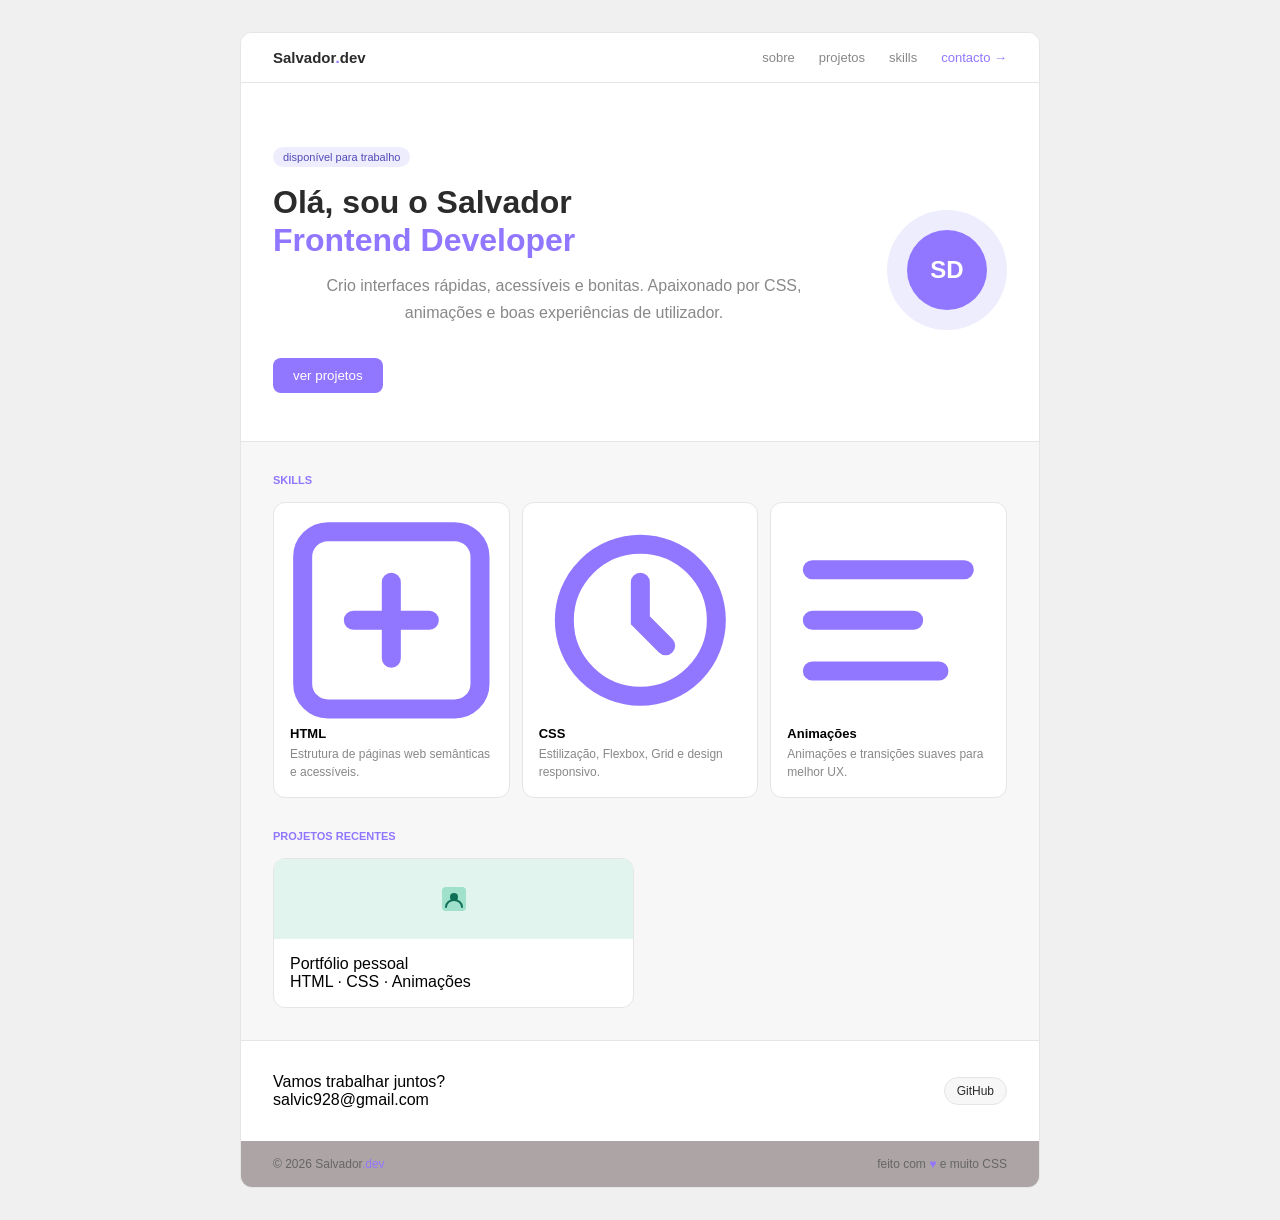
<file: index.html>
<!DOCTYPE html>
<html lang="pt">
<head>
    <meta charset="UTF-8">
    <meta name="viewport" content="width=device-width, initial-scale=1.0">
    <title>Salvador.dev | Portfolio</title>
    <link rel="stylesheet" href="style.css">
</head>
<body>

<div class="site">
  <nav class="nav">
    <div class="nav-logo">Salvador<span>.</span>dev</div>
    <div class="nav-links">
      <a href="index.html">sobre</a>
      <a href="projects.html">projetos</a>
      <a href="skills.html">skills</a>
      <a href="contacto.html">contacto →</a>
    </div>
  </nav>

  <div class="hero">
    <div class="hero-text">
      <div class="hero-tag">disponível para trabalho</div>
      <h1 class="hero-title">Olá, sou o Salvador<br><span>Frontend Developer</span></h1>
      <p class="hero-sub">Crio interfaces rápidas, acessíveis e bonitas. Apaixonado por CSS, animações e boas experiências de utilizador.</p>
      <div class="hero-btns">
        <button onclick="window.location.href='projects.html'" class="btn-primary">ver projetos</button>
      </div>
    </div>
    <div class="hero-avatar">
      <div class="avatar-inner">SD</div>
    </div>
  </div>

  <div class="section">
    <div class="section-label">skills</div>
    <div class="cards">
      <div class="card">
        <div class="card-icon">
          <svg viewBox="0 0 16 16" fill="none"><rect x="1" y="1" width="14" height="14" rx="2" stroke="#9176FF" stroke-width="1.5"/><path d="M5 8h6M8 5v6" stroke="#9176FF" stroke-width="1.5" stroke-linecap="round"/></svg>
        </div>
        <div class="card-title">HTML</div>
        <div class="card-desc">Estrutura de páginas web semânticas e acessíveis.</div>
      </div>
      <div class="card">
        <div class="card-icon">
          <svg viewBox="0 0 16 16" fill="none"><circle cx="8" cy="8" r="6" stroke="#9176FF" stroke-width="1.5"/><path d="M8 5v3l2 2" stroke="#9176FF" stroke-width="1.5" stroke-linecap="round"/></svg>
        </div>
        <div class="card-title">CSS</div>
        <div class="card-desc">Estilização, Flexbox, Grid e design responsivo.</div>
      </div>
      <div class="card">
        <div class="card-icon">
          <svg viewBox="0 0 16 16" fill="none"><path d="M2 4h12M2 8h8M2 12h10" stroke="#9176FF" stroke-width="1.5" stroke-linecap="round"/></svg>
        </div>
        <div class="card-title">Animações</div>
        <div class="card-desc">Animações e transições suaves para melhor UX.</div>
      </div>
    </div>
  </div>

  <div class="section" style="padding-top:0;">
    <div class="section-label">projetos recentes</div>
    <div class="projects">
      <div class="project">
        <div class="project-img project-img-alt">
          <svg width="32" height="32" viewBox="0 0 32 32" fill="none"><rect x="4" y="4" width="24" height="24" rx="4" fill="#9FE1CB"/><circle cx="16" cy="14" r="4" fill="#0F6E56"/><path d="M8 24c0-4 3.6-7 8-7s8 3 8 7" stroke="#0F6E56" stroke-width="2" stroke-linecap="round"/></svg>
        </div>
        <div class="project-body">
          <div class="project-title">Portfólio pessoal</div>
          <div class="project-tag">HTML · CSS · Animações</div>
        </div>
      </div>
    </div>
  </div>

  <div class="contact">
    <div class="contact-text">
      <p>Vamos trabalhar juntos?</p>
      <p>salvic928@gmail.com</p>
    </div>
    <div class="contact-links">
        <a href="https://github.com/Salvadordev2222" class="pill">GitHub</a>
    </div>
  </div>

  <footer class="footer">
    <p>© 2026 Salvador<span>.dev</span></p>
    <p>feito com <span>♥</span> e muito CSS</p>
  </footer>
</div>

</body>
</html>
</file>
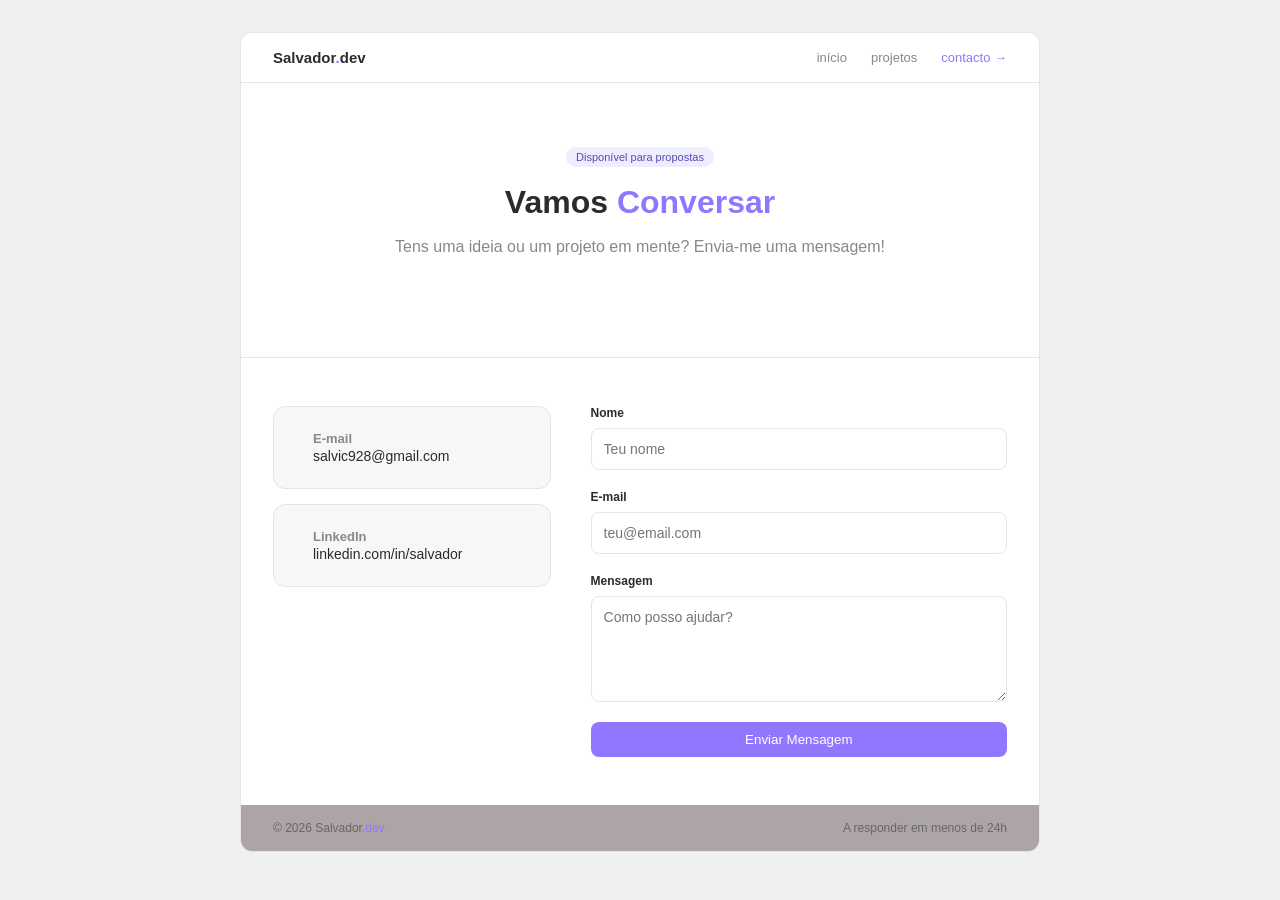
<file: contacto.html>
<!DOCTYPE html>
<html lang="pt">
<head>
    <meta charset="UTF-8">
    <meta name="viewport" content="width=device-width, initial-scale=1.0">
    <title>Contacto | Salvador.dev</title>
    <link rel="stylesheet" href="style.css">
</head>
<body>

<div class="site">
    <nav class="nav">
        <div class="nav-logo">Salvador<span>.</span>dev</div>
        <div class="nav-links">
            <a href="index.html">início</a>
            <a href="projects.html">projetos</a>
            <a href="contacto.html">contacto →</a>
        </div>
    </nav>

    <header class="page-header">
        <div class="hero-tag">Disponível para propostas</div>
        <h1 class="hero-title">Vamos <span>Conversar</span></h1>
        <p class="hero-sub">Tens uma ideia ou um projeto em mente? Envia-me uma mensagem!</p>
    </header>

    <section class="contact-container">
        <div class="contact-sidebar">
            <div class="contact-card">
                <div class="card-icon">
                    <svg viewBox="0 0 24 24" fill="none" stroke="#9176FF" stroke-width="2"><path d="M4 4h16c1.1 0 2 .9 2 2v12c0 1.1-.9 2-2 2H4c-1.1 0-2-.9-2-2V6c0-1.1.9-2 2-2z"></path><polyline points="22,6 12,13 2,6"></polyline></svg>
                </div>
                <div class="card-info">
                    <h4>E-mail</h4>
                    <p>salvic928@gmail.com</p>
                </div>
            </div>

            <div class="contact-card">
                <div class="card-icon">
                    <svg viewBox="0 0 24 24" fill="none" stroke="#9176FF" stroke-width="2"><path d="M16 8a6 6 0 0 1 6 6v7h-4v-7a2 2 0 0 0-2-2 2 2 0 0 0-2 2v7h-4v-7a6 6 0 0 1 6-6z"></path><rect x="2" y="9" width="4" height="12"></rect><circle cx="4" cy="4" r="2"></circle></svg>
                </div>
                <div class="card-info">
                    <h4>LinkedIn</h4>
                    <p>linkedin.com/in/salvador</p>
                </div>
            </div>
        </div>

<div class="contact-form-wrapper">
    <form class="contact-form" action="https://formspree.io/f/meevvekb" method="POST">
        <div class="form-group">
            <label>Nome</label>
            <input type="text" name="name" placeholder="Teu nome" required>
        </div>
        <div class="form-group">
            <label>E-mail</label>
            <input type="email" name="email" placeholder="teu@email.com" required>
        </div>
        <div class="form-group">
            <label>Mensagem</label>
            <textarea name="message" rows="5" placeholder="Como posso ajudar?" required></textarea>
        </div>
        
        <input type="hidden" name="_subject" value="Novo contacto do Portfólio!">
        
        <button type="submit" class="btn-primary">Enviar Mensagem</button>
    </form>
</div>
    </section>

    <footer class="footer">
        <p>© 2026 Salvador<span>.dev</span></p>
        <p>A responder em menos de 24h</p>
    </footer>
</div>

</body>
</html>
</file>
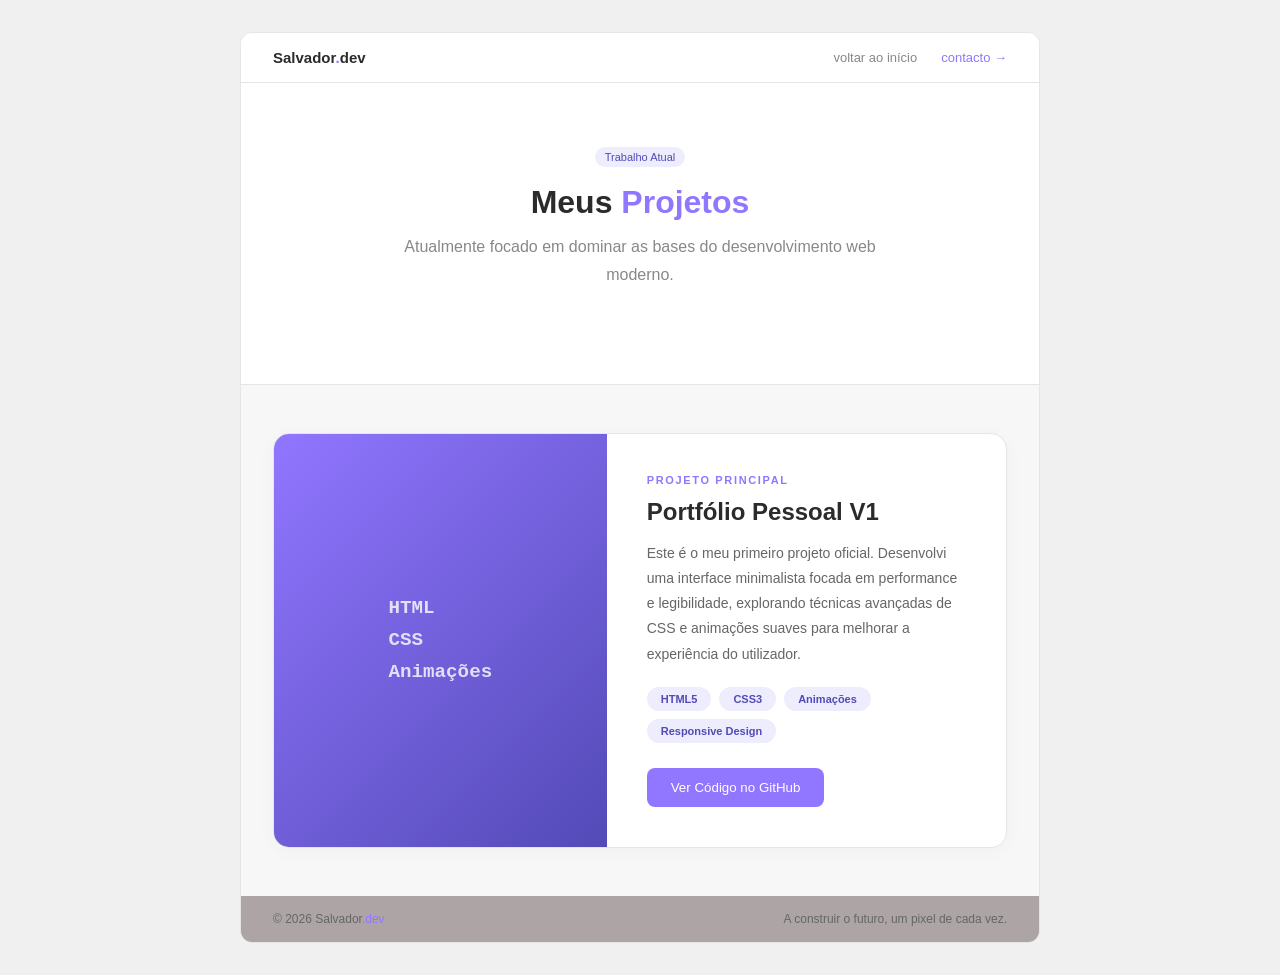
<file: projects.html>
<!DOCTYPE html>
<html lang="pt">
<head>
    <meta charset="UTF-8">
    <meta name="viewport" content="width=device-width, initial-scale=1.0">
    <title>Projetos | Salvador.dev</title>
    <link rel="stylesheet" href="style.css">
</head>
<body>

<div class="site">
    <nav class="nav">
        <div class="nav-logo">Salvador<span>.</span>dev</div>
        <div class="nav-links">
            <a href="index.html">voltar ao início</a>
            <a href="contacto.html">contacto →</a>
        </div>
    </nav>

    <header class="page-header">
        <div class="hero-tag">Trabalho Atual</div>
        <h1 class="hero-title">Meus <span>Projetos</span></h1>
        <p class="hero-sub">Atualmente focado em dominar as bases do desenvolvimento web moderno.</p>
    </header>

    <section class="single-project-container">
        <div class="featured-project">
            <div class="project-visual">
                <div class="floating-code">
                    <span>HTML</span>
                    <span>CSS</span>
                    <span>Animações</span>
                </div>
            </div>
            <div class="project-content">
                <div class="project-meta">PROJETO PRINCIPAL</div>
                <h2 class="project-name">Portfólio Pessoal V1</h2>
                <p class="project-description">
                    Este é o meu primeiro projeto oficial. Desenvolvi uma interface minimalista focada em performance e legibilidade, explorando técnicas avançadas de CSS e animações suaves para melhorar a experiência do utilizador.
                </p>
                <div class="project-tech-list">
                    <span class="tech-item">HTML5</span>
                    <span class="tech-item">CSS3</span>
                    <span class="tech-item">Animações</span>
                    <span class="tech-item">Responsive Design</span>
                </div>
                <div class="project-actions">
                    <button href="https://https://github.com/Salvadordev2222/PortfolioPessoal/" class="btn-primary" target="_blank">Ver Código no GitHub</button>
                </div>
            </div>
        </div>
    </section>

    <footer class="footer">
        <p>© 2026 Salvador<span>.dev</span></p>
        <p>A construir o futuro, um pixel de cada vez.</p>
    </footer>
</div>

</body>
</html>
</file>
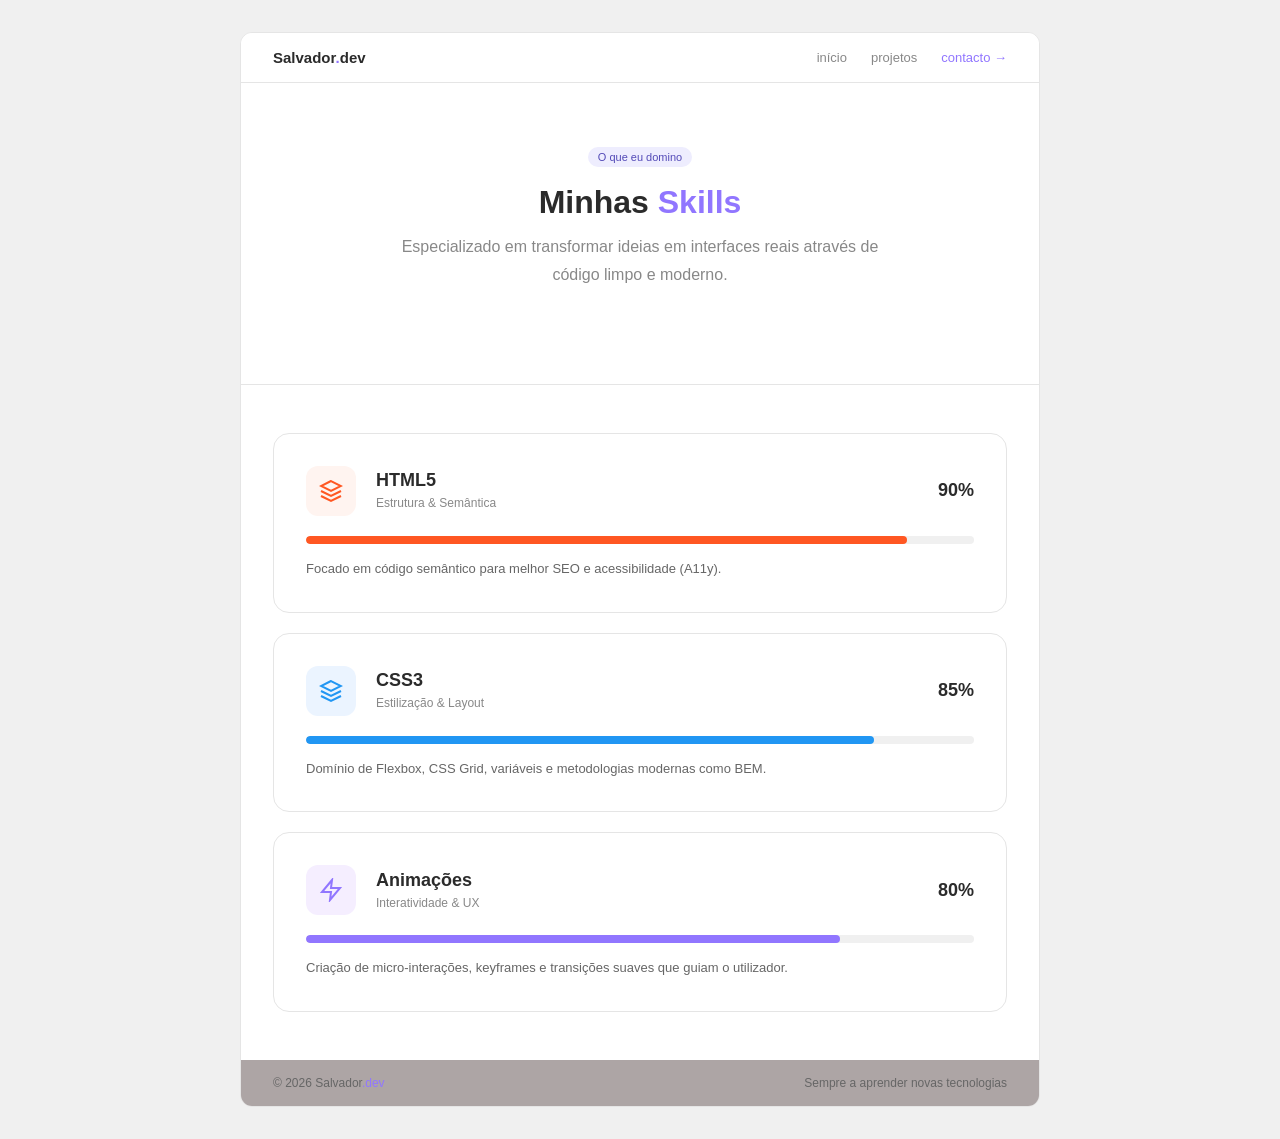
<file: skills.html>
<!DOCTYPE html>
<html lang="pt">
<head>
    <meta charset="UTF-8">
    <meta name="viewport" content="width=device-width, initial-scale=1.0">
    <title>Skills | Salvador.dev</title>
    <link rel="stylesheet" href="style.css">
</head>
<body>

<div class="site">
    <nav class="nav">
        <div class="nav-logo">Salvador<span>.</span>dev</div>
        <div class="nav-links">
            <a href="index.html">início</a>
            <a href="projects.html">projetos</a>
            <a href="contacto.html">contacto →</a>
        </div>
    </nav>

    <header class="page-header">
        <div class="hero-tag">O que eu domino</div>
        <h1 class="hero-title">Minhas <span>Skills</span></h1>
        <p class="hero-sub">Especializado em transformar ideias em interfaces reais através de código limpo e moderno.</p>
    </header>

    <section class="skills-container">
        <div class="skill-detail-card">
            <div class="skill-header">
                <div class="skill-icon" style="background: #FFF4F0; color: #FF5722;">
                    <svg viewBox="0 0 24 24" fill="none" stroke="currentColor" stroke-width="2"><path d="M12 2L2 7l10 5 10-5-10-5zM2 17l10 5 10-5M2 12l10 5 10-5"></path></svg>
                </div>
                <div class="skill-title-group">
                    <h3>HTML5</h3>
                    <span>Estrutura & Semântica</span>
                </div>
                <div class="skill-percentage">90%</div>
            </div>
            <div class="progress-bar"><div class="progress" style="width: 90%; background: #FF5722;"></div></div>
            <p class="skill-text">Focado em código semântico para melhor SEO e acessibilidade (A11y).</p>
        </div>

        <div class="skill-detail-card">
            <div class="skill-header">
                <div class="skill-icon" style="background: #EBF4FF; color: #2196F3;">
                    <svg viewBox="0 0 24 24" fill="none" stroke="currentColor" stroke-width="2"><path d="M12 2L2 7l10 5 10-5-10-5zM2 17l10 5 10-5M2 12l10 5 10-5"></path></svg>
                </div>
                <div class="skill-title-group">
                    <h3>CSS3</h3>
                    <span>Estilização & Layout</span>
                </div>
                <div class="skill-percentage">85%</div>
            </div>
            <div class="progress-bar"><div class="progress" style="width: 85%; background: #2196F3;"></div></div>
            <p class="skill-text">Domínio de Flexbox, CSS Grid, variáveis e metodologias modernas como BEM.</p>
        </div>

        <div class="skill-detail-card">
            <div class="skill-header">
                <div class="skill-icon" style="background: #F5EEFF; color: #9176FF;">
                    <svg viewBox="0 0 24 24" fill="none" stroke="currentColor" stroke-width="2"><path d="M13 2L3 14h9l-1 8 10-12h-9l1-8z"></path></svg>
                </div>
                <div class="skill-title-group">
                    <h3>Animações</h3>
                    <span>Interatividade & UX</span>
                </div>
                <div class="skill-percentage">80%</div>
            </div>
            <div class="progress-bar"><div class="progress" style="width: 80%; background: #9176FF;"></div></div>
            <p class="skill-text">Criação de micro-interações, keyframes e transições suaves que guiam o utilizador.</p>
        </div>
    </section>

    <footer class="footer">
        <p>© 2026 Salvador<span>.dev</span></p>
        <p>Sempre a aprender novas tecnologias</p>
    </footer>
</div>

</body>
</html>
</file>
<file: style.css>
* {
    margin: 0;
    padding: 0;
    box-sizing: border-box;
}

body {
    background-color: #f0f0f0;
    padding: 2rem;
    display: flex;
    justify-content: center;
    font-family: -apple-system, BlinkMacSystemFont, "Segoe UI", Roboto, sans-serif;
}

.site {
    background: #f7f7f7;
    border-radius: 12px;
    overflow: hidden;
    border: 0.5px solid #e5e5e5;
    max-width: 800px;
    width: 100%;
}

.nav {
    background: #fff;
    display: flex;
    justify-content: space-between;
    align-items: center;
    padding: 1rem 2rem;
    border-bottom: 0.5px solid #e5e5e5;
}

.nav-logo {
    font-size: 15px;
    font-weight: 600;
    color: #2b2b2b;
}

.nav-logo span {
    color: #9176FF;
}

.nav-links {
    display: flex;
    gap: 1.5rem;
}

.nav-links a {
    font-size: 13px;
    color: #888;
    text-decoration: none;
}

.nav-links a:last-child {
    color: #9176FF;
    font-weight: 500;
}

.hero {
    background: #fff;
    padding: 4rem 2rem 3rem;
    display: flex;
    align-items: center;
    gap: 2rem;
    border-bottom: 0.5px solid #e5e5e5;
}

.hero-text {
    flex: 1;
}

.hero-tag {
    display: inline-block;
    background: #EEEDFE;
    color: #534AB7;
    font-size: 11px;
    font-weight: 500;
    padding: 4px 10px;
    border-radius: 20px;
    margin-bottom: 1rem;
}

.hero-title {
    font-size: 32px;
    font-weight: 600;
    color: #2b2b2b;
    line-height: 1.2;
    margin-bottom: .75rem;
}

.hero-title span {
    color: #9176FF;
}

.hero-sub {
    font-size: 14px;
    color: #888;
    line-height: 1.7;
    max-width: 340px;
    margin-bottom: 1.5rem;
}

.hero-btns {
    display: flex;
    gap: .75rem;
}

.btn-primary {
    background: #9176FF;
    color: #fff;
    border: none;
    padding: 10px 20px;
    border-radius: 8px;
    cursor: pointer;
}

.btn-outline {
    background: transparent;
    color: #9176FF;
    border: 1.5px solid #9176FF;
    padding: 10px 20px;
    border-radius: 8px;
    cursor: pointer;
}

.hero-avatar {
    width: 120px;
    height: 120px;
    border-radius: 50%;
    background: #EEEDFE;
    display: flex;
    align-items: center;
    justify-content: center;
}

.avatar-inner {
    width: 80px;
    height: 80px;
    border-radius: 50%;
    background: #9176FF;
    display: flex;
    align-items: center;
    justify-content: center;
    color: #fff;
    font-size: 24px;
    font-weight: 600;
}

.section {
    padding: 2rem;
}

.section-label {
    font-size: 11px;
    font-weight: 600;
    color: #9176FF;
    text-transform: uppercase;
    margin-bottom: 1rem;
}

.cards {
    display: grid;
    grid-template-columns: repeat(3, 1fr);
    gap: 12px;
}

.card {
    background: #fff;
    border-radius: 12px;
    border: 0.5px solid #e5e5e5;
    padding: 1rem;
}

.card-title {
    font-size: 13px;
    font-weight: 600;
    margin-bottom: 4px;
}

.card-desc {
    font-size: 12px;
    color: #888;
    line-height: 1.5;
}

.projects {
    display: grid;
    grid-template-columns: 1fr 1fr;
    gap: 12px;
}

.project {
    background: #fff;
    border-radius: 12px;
    border: 0.5px solid #e5e5e5;
    overflow: hidden;
}

.project-img-alt {
    height: 80px;
    background: #E1F5EE;
    display: flex;
    align-items: center;
    justify-content: center;
}

.project-body {
    padding: 1rem;
}

.contact {
    background: #fff;
    border-top: 0.5px solid #e5e5e5;
    padding: 2rem;
    display: flex;
    justify-content: space-between;
    align-items: center;
}

.contact-links {
    display: flex;
    gap: 8px;
}

.pill {
    background: #f7f7f7;
    border: 0.5px solid #e5e5e5;
    padding: 6px 12px;
    border-radius: 20px;
    font-size: 12px;
    color: #2b2b2b;
    text-decoration: none;
}

.footer {
    background: #ada5a5;
    padding: 1rem 2rem;
    display: flex;
    justify-content: space-between;
    color: #666;
    font-size: 12px;
}

.footer span {
    color: #9176FF;
}

/*projects page*/

.hero-sub {
    font-size: 16px;
    color: #888;
    line-height: 1.7;
    max-width: 500px;
    margin: 0 auto 2rem;
    text-align: center;
}
.page-header {
    padding: 4rem 2rem;
    background: #fff;
    border-bottom: 0.5px solid #e5e5e5;
    text-align: center;
}

.single-project-container {
    padding: 3rem 2rem;
    display: flex;
    justify-content: center;
}

.featured-project {
    background: #fff;
    border: 0.5px solid #e5e5e5;
    border-radius: 16px;
    display: grid;
    grid-template-columns: 1fr 1.2fr;
    overflow: hidden;
    max-width: 900px;
    width: 100%;
    box-shadow: 0 4px 20px rgba(0,0,0,0.03);
}

.project-visual {
    background: #9176FF; 
    background: linear-gradient(135deg, #9176FF 0%, #534AB7 100%);
    display: flex;
    align-items: center;
    justify-content: center;
    position: relative;
    min-height: 250px;
}

.floating-code {
    display: flex;
    flex-direction: column;
    gap: 10px;
    color: rgba(255, 255, 255, 0.8);
    font-family: 'Courier New', Courier, monospace;
    font-weight: bold;
    font-size: 1.2rem;
    animation: float 3s ease-in-out infinite;
}

@keyframes float {
    0%, 100% { transform: translateY(0); }
    50% { transform: translateY(-15px); }
}

.project-content {
    padding: 2.5rem;
}

.project-meta {
    font-size: 11px;
    font-weight: 700;
    color: #9176FF;
    letter-spacing: 0.15em;
    margin-bottom: 12px;
}

.project-name {
    font-size: 24px;
    font-weight: 600;
    color: #2b2b2b;
    margin-bottom: 15px;
}

.project-description {
    font-size: 14px;
    color: #666;
    line-height: 1.8;
    margin-bottom: 20px;
}

.project-tech-list {
    display: flex;
    flex-wrap: wrap;
    gap: 8px;
    margin-bottom: 25px;
}

.tech-item {
    font-size: 11px;
    background: #EEEDFE;
    color: #534AB7;
    padding: 6px 14px;
    border-radius: 20px;
    font-weight: 600;
}

.project-actions .btn-primary {
    padding: 12px 24px;
}

@media (max-width: 768px) {
    .featured-project {
        grid-template-columns: 1fr;
    }
    
    .project-visual {
        min-height: 180px;
    }
    
    .project-content {
        padding: 1.5rem;
    }
}

/*contact page*/

.contact-container {
    padding: 3rem 2rem;
    display: grid;
    grid-template-columns: 1fr 1.5fr;
    gap: 40px;
    background: #fff;
}

.contact-sidebar {
    display: flex;
    flex-direction: column;
    gap: 15px;
}

.contact-card {
    background: #f7f7f7;
    padding: 1.5rem;
    border-radius: 12px;
    display: flex;
    align-items: center;
    gap: 15px;
    border: 0.5px solid #e5e5e5;
}

.card-info h4 {
    font-size: 13px;
    color: #888;
    margin-bottom: 2px;
}

.card-info p {
    font-size: 14px;
    font-weight: 500;
    color: #2b2b2b;
}

/* Estilo do Formulário */
.contact-form {
    display: flex;
    flex-direction: column;
    gap: 20px;
}

.form-group {
    display: flex;
    flex-direction: column;
    gap: 8px;
}

.form-group label {
    font-size: 12px;
    font-weight: 600;
    color: #2b2b2b;
}

.form-group input, 
.form-group textarea {
    padding: 12px;
    border-radius: 8px;
    border: 1.5px solid #e5e5e5;
    font-family: inherit;
    font-size: 14px;
    transition: border-color 0.2s;
}

.form-group input:focus, 
.form-group textarea:focus {
    outline: none;
    border-color: #9176FF;
}

@media (max-width: 768px) {
    .contact-container {
        grid-template-columns: 1fr;
    }
    
    .contact-sidebar {
        order: 2;
    }
}

/*skills page*/


.skills-container {
    padding: 3rem 2rem;
    display: flex;
    flex-direction: column;
    gap: 20px;
    background: #fff;
}

.skill-detail-card {
    background: #fff;
    border: 0.5px solid #e5e5e5;
    border-radius: 16px;
    padding: 2rem;
    transition: transform 0.2s ease;
}

.skill-detail-card:hover {
    transform: translateX(10px);
    border-color: #9176FF;
}

.skill-header {
    display: flex;
    align-items: center;
    gap: 20px;
    margin-bottom: 20px;
}

.skill-icon {
    width: 50px;
    height: 50px;
    border-radius: 12px;
    display: flex;
    align-items: center;
    justify-content: center;
}

.skill-icon svg {
    width: 24px;
    height: 24px;
}

.skill-title-group {
    flex: 1;
}

.skill-title-group h3 {
    font-size: 18px;
    color: #2b2b2b;
    margin-bottom: 2px;
}

.skill-title-group span {
    font-size: 12px;
    color: #888;
}

.skill-percentage {
    font-size: 18px;
    font-weight: 700;
    color: #2b2b2b;
}

.progress-bar {
    width: 100%;
    height: 8px;
    background: #f0f0f0;
    border-radius: 10px;
    overflow: hidden;
    margin-bottom: 15px;
}

.progress {
    height: 100%;
    border-radius: 10px;
    transition: width 1s ease-in-out;
}

.skill-text {
    font-size: 13px;
    color: #666;
    line-height: 1.6;
}

@media (max-width: 600px) {
    .skill-header {
        gap: 15px;
    }
    
    .skill-detail-card {
        padding: 1.5rem;
    }
}
</file>
